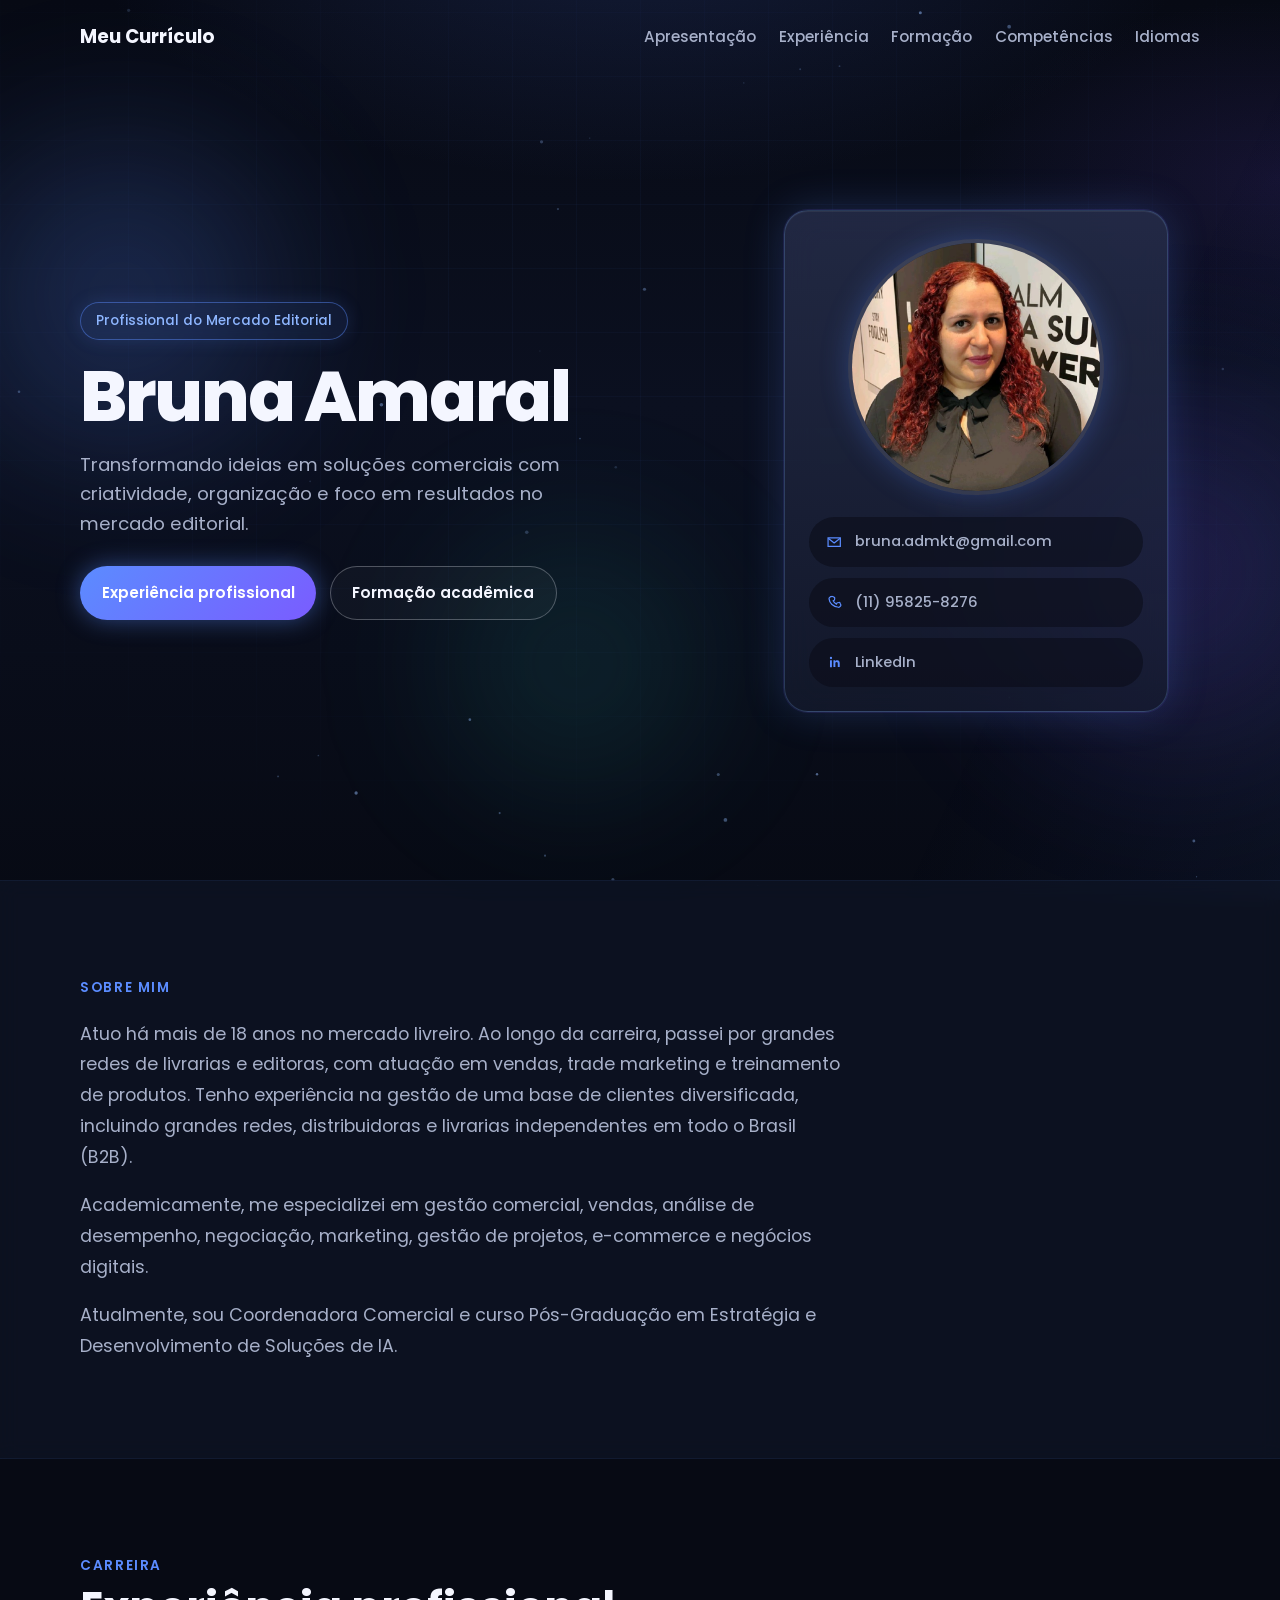
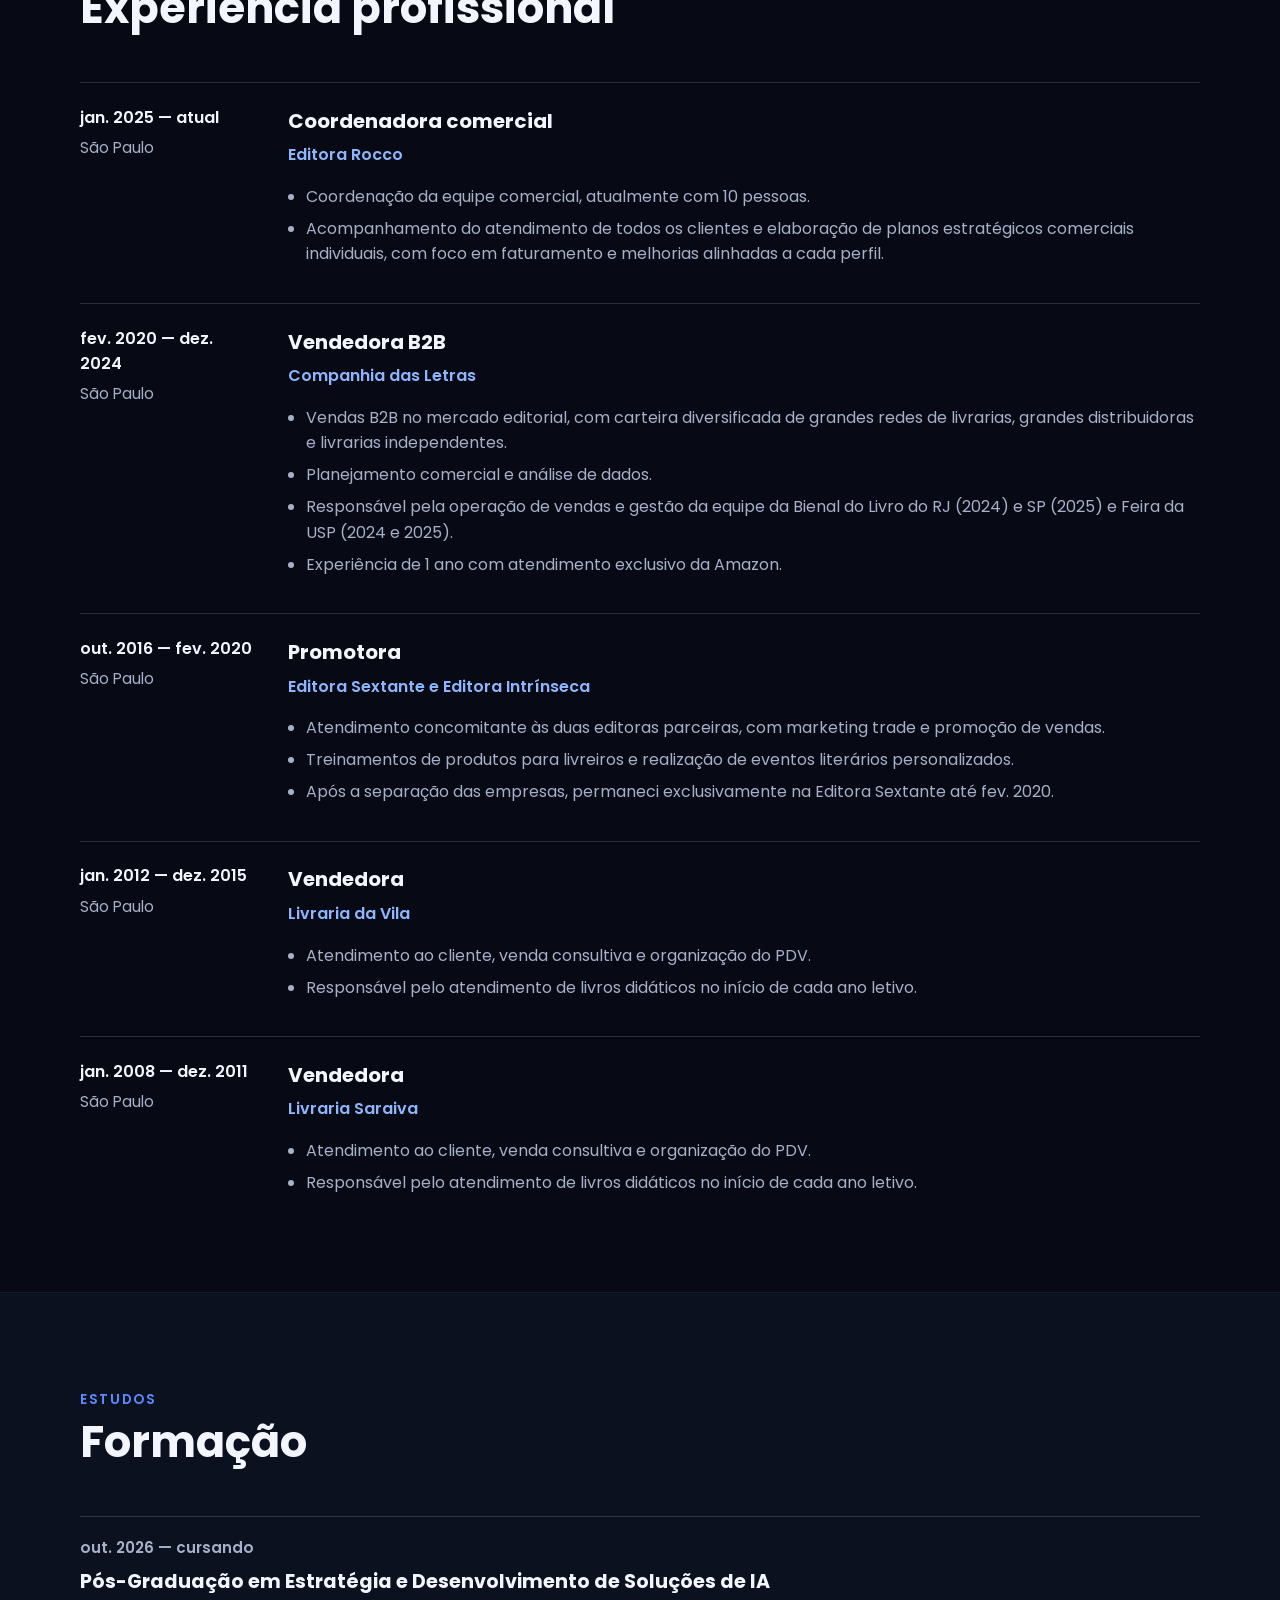
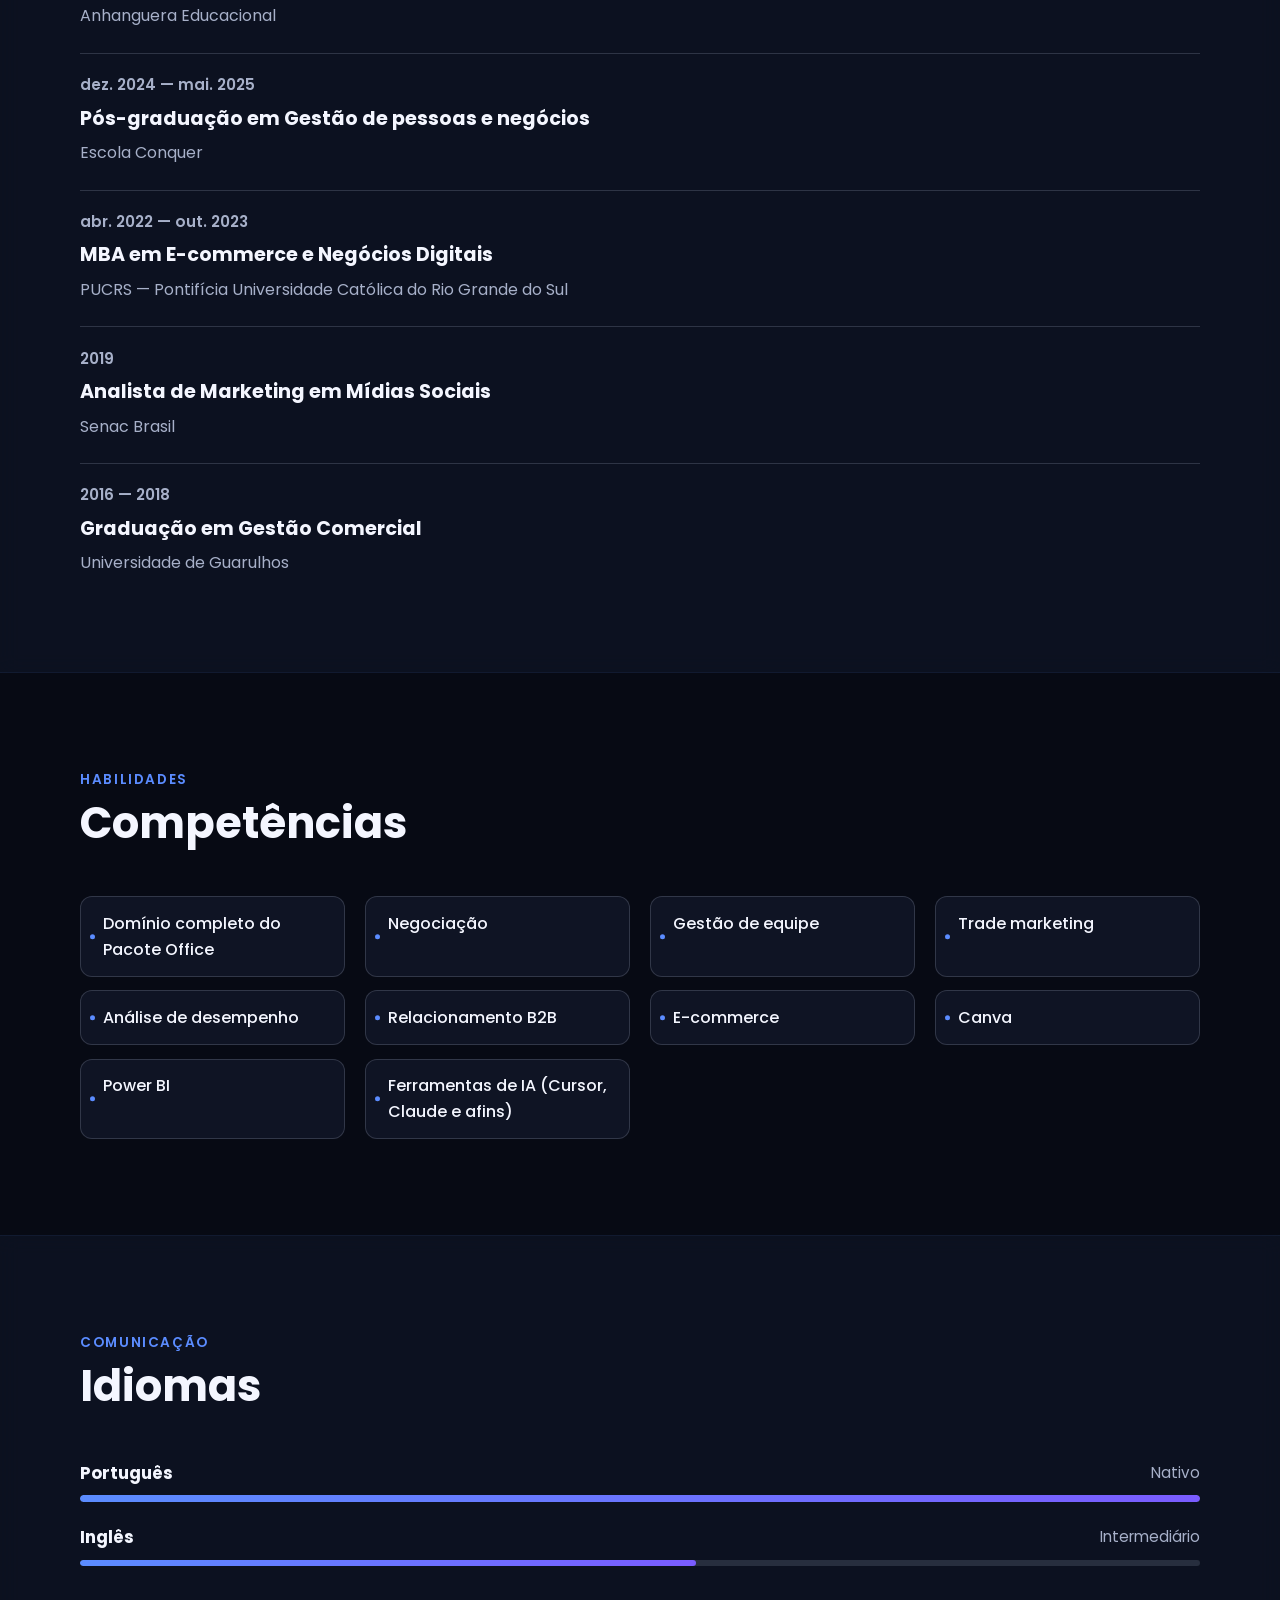
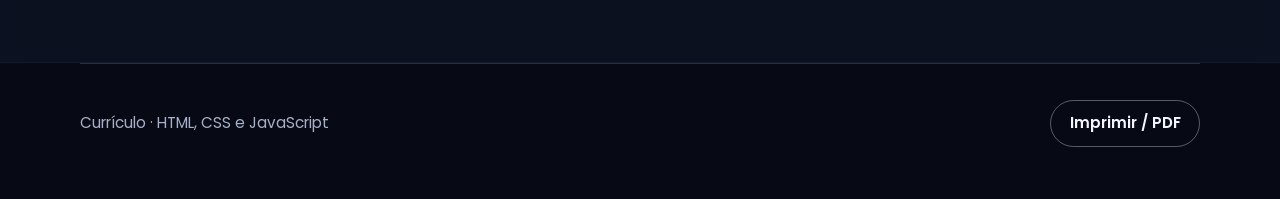
<file: index.html>
<!DOCTYPE html>
<html lang="pt-BR">
  <head>
    <meta charset="UTF-8" />
    <meta name="viewport" content="width=device-width, initial-scale=1.0" />
    <title>Bruna Amaral | Currículo</title>
    <link rel="preconnect" href="https://fonts.googleapis.com" />
    <link rel="preconnect" href="https://fonts.gstatic.com" crossorigin />
    <link
      href="https://fonts.googleapis.com/css2?family=Poppins:wght@400;500;600;700;800&display=swap"
      rel="stylesheet"
    />
    <link rel="stylesheet" href="styles.css" />
  </head>
  <body>
    <div class="bg-fx" aria-hidden="true">
      <div class="bg-fx__grid"></div>
      <div class="bg-fx__glow bg-fx__glow--a"></div>
      <div class="bg-fx__glow bg-fx__glow--b"></div>
      <div class="bg-fx__glow bg-fx__glow--c"></div>
      <div class="bg-fx__beam"></div>
      <canvas class="bg-fx__particles" id="bg-particles"></canvas>
    </div>

    <header class="topbar">
      <a class="topbar__brand" href="#inicio">Meu Currículo</a>
      <nav class="topbar__nav" aria-label="Seções">
        <a href="#apresentacao">Apresentação</a>
        <a href="#experiencia">Experiência</a>
        <a href="#formacao">Formação</a>
        <a href="#competencias">Competências</a>
        <a href="#idiomas">Idiomas</a>
      </nav>
    </header>

    <section class="hero" id="inicio">
      <div class="hero__intro">
        <p class="hero__badge">Profissional do Mercado Editorial</p>
        <h1 class="hero__name">Bruna Amaral</h1>
        <p class="hero__phrase">
          Transformando ideias em soluções comerciais com criatividade,
          organização e foco em resultados no mercado editorial.
        </p>
        <div class="hero__actions">
          <a class="btn btn--primary" href="#experiencia">Experiência profissional</a>
          <a class="btn btn--ghost" href="#formacao">Formação acadêmica</a>
        </div>
      </div>

      <aside class="profile-card">
        <div class="profile-card__photo">
          <img src="Foto perfil.png" alt="Foto de Bruna Amaral" />
        </div>
        <ul class="profile-card__contacts">
          <li>
            <a href="mailto:bruna.admkt@gmail.com">
              <span class="icon" aria-hidden="true">
                <svg viewBox="0 0 24 24" fill="none">
                  <path
                    d="M4 6.5h16v11H4v-11Z"
                    stroke="currentColor"
                    stroke-width="1.6"
                  />
                  <path
                    d="m5 7.5 7 5.5 7-5.5"
                    stroke="currentColor"
                    stroke-width="1.6"
                    stroke-linecap="round"
                    stroke-linejoin="round"
                  />
                </svg>
              </span>
              bruna.admkt@gmail.com
            </a>
          </li>
          <li>
            <a href="tel:+5511958258276">
              <span class="icon" aria-hidden="true">
                <svg viewBox="0 0 24 24" fill="none">
                  <path
                    d="M8.2 4.8c.4-.4 1-.5 1.5-.3l2.1.9c.6.2 1 .8.9 1.4l-.3 2a1.2 1.2 0 0 1-.7.9l-1.1.4a9.8 9.8 0 0 0 4.4 4.4l.4-1.1c.2-.4.5-.6.9-.7l2-.3c.6-.1 1.2.3 1.4.9l.9 2.1c.2.5.1 1.1-.3 1.5l-1.2 1.2c-.4.4-1 .6-1.6.5C10.8 18.2 5.8 13.2 5.3 7.6c-.1-.6.1-1.2.5-1.6l1.4-1.2Z"
                    stroke="currentColor"
                    stroke-width="1.6"
                    stroke-linejoin="round"
                  />
                </svg>
              </span>
              (11) 95825-8276
            </a>
          </li>
          <li>
            <a
              href="https://www.linkedin.com/in/bruna-amaral-admkt/"
              target="_blank"
              rel="noopener noreferrer"
            >
              <span class="icon" aria-hidden="true">
                <svg viewBox="0 0 24 24" fill="currentColor">
                  <path
                    d="M6.5 9.5H9v9H6.5v-9ZM7.8 5a1.5 1.5 0 1 1 0 3 1.5 1.5 0 0 1 0-3ZM11 9.5h2.4v1.2h.1c.3-.6 1.2-1.3 2.5-1.3 2.7 0 3.2 1.8 3.2 4.1v4.9H16.7v-4.4c0-1 0-2.4-1.5-2.4s-1.7 1.1-1.7 2.3v4.5H11v-9Z"
                  />
                </svg>
              </span>
              LinkedIn
            </a>
          </li>
        </ul>
      </aside>
    </section>

    <main>
      <section class="section section--alt" id="apresentacao" data-reveal>
        <div class="section__inner">
          <p class="section__label">Sobre mim</p>
          <div class="about">
            <p>
              Atuo há mais de 18 anos no mercado livreiro. Ao longo da carreira,
              passei por grandes redes de livrarias e editoras, com atuação em
              vendas, trade marketing e treinamento de produtos. Tenho experiência
              na gestão de uma base de clientes diversificada, incluindo grandes
              redes, distribuidoras e livrarias independentes em todo o Brasil (B2B).
            </p>
            <p>
              Academicamente, me especializei em gestão comercial, vendas, análise
              de desempenho, negociação, marketing, gestão de projetos, e-commerce
              e negócios digitais.
            </p>
            <p>
              Atualmente, sou Coordenadora Comercial e curso Pós-Graduação em
              Estratégia e Desenvolvimento de Soluções de IA.
            </p>
          </div>
        </div>
      </section>

      <section class="section" id="experiencia" data-reveal>
        <div class="section__inner">
          <p class="section__label">Carreira</p>
          <h2 class="section__title">Experiência profissional</h2>

          <div class="timeline">
            <article class="job">
              <div class="job__meta">
                <time datetime="2025-01">jan. 2025 — atual</time>
                <p>São Paulo</p>
              </div>
              <div class="job__body">
                <h3>Coordenadora comercial</h3>
                <p class="job__company">Editora Rocco</p>
                <ul>
                  <li>Coordenação da equipe comercial, atualmente com 10 pessoas.</li>
                  <li>Acompanhamento do atendimento de todos os clientes e elaboração de planos estratégicos comerciais individuais, com foco em faturamento e melhorias alinhadas a cada perfil.</li>
                </ul>
              </div>
            </article>

            <article class="job">
              <div class="job__meta">
                <time datetime="2020-02">fev. 2020 — dez. 2024</time>
                <p>São Paulo</p>
              </div>
              <div class="job__body">
                <h3>Vendedora B2B</h3>
                <p class="job__company">Companhia das Letras</p>
                <ul>
                  <li>Vendas B2B no mercado editorial, com carteira diversificada de grandes redes de livrarias, grandes distribuidoras e livrarias independentes.</li>
                  <li>Planejamento comercial e análise de dados.</li>
                  <li>Responsável pela operação de vendas e gestão da equipe da Bienal do Livro do RJ (2024) e SP (2025) e Feira da USP (2024 e 2025).</li>
                  <li>Experiência de 1 ano com atendimento exclusivo da Amazon.</li>
                </ul>
              </div>
            </article>

            <article class="job">
              <div class="job__meta">
                <time datetime="2016-10">out. 2016 — fev. 2020</time>
                <p>São Paulo</p>
              </div>
              <div class="job__body">
                <h3>Promotora</h3>
                <p class="job__company">Editora Sextante e Editora Intrínseca</p>
                <ul>
                  <li>Atendimento concomitante às duas editoras parceiras, com marketing trade e promoção de vendas.</li>
                  <li>Treinamentos de produtos para livreiros e realização de eventos literários personalizados.</li>
                  <li>Após a separação das empresas, permaneci exclusivamente na Editora Sextante até fev. 2020.</li>
                </ul>
              </div>
            </article>

            <article class="job">
              <div class="job__meta">
                <time datetime="2012-01">jan. 2012 — dez. 2015</time>
                <p>São Paulo</p>
              </div>
              <div class="job__body">
                <h3>Vendedora</h3>
                <p class="job__company">Livraria da Vila</p>
                <ul>
                  <li>Atendimento ao cliente, venda consultiva e organização do PDV.</li>
                  <li>Responsável pelo atendimento de livros didáticos no início de cada ano letivo.</li>
                </ul>
              </div>
            </article>

            <article class="job">
              <div class="job__meta">
                <time datetime="2008-01">jan. 2008 — dez. 2011</time>
                <p>São Paulo</p>
              </div>
              <div class="job__body">
                <h3>Vendedora</h3>
                <p class="job__company">Livraria Saraiva</p>
                <ul>
                  <li>Atendimento ao cliente, venda consultiva e organização do PDV.</li>
                  <li>Responsável pelo atendimento de livros didáticos no início de cada ano letivo.</li>
                </ul>
              </div>
            </article>
          </div>
        </div>
      </section>

      <section class="section section--alt" id="formacao" data-reveal>
        <div class="section__inner">
          <p class="section__label">Estudos</p>
          <h2 class="section__title">Formação</h2>

          <div class="education">
            <article class="edu">
              <time datetime="2026-10">out. 2026 — cursando</time>
              <h3>Pós-Graduação em Estratégia e Desenvolvimento de Soluções de IA</h3>
              <p>Anhanguera Educacional</p>
            </article>

            <article class="edu">
              <time datetime="2024-12">dez. 2024 — mai. 2025</time>
              <h3>Pós-graduação em Gestão de pessoas e negócios</h3>
              <p>Escola Conquer</p>
            </article>

            <article class="edu">
              <time datetime="2022-04">abr. 2022 — out. 2023</time>
              <h3>MBA em E-commerce e Negócios Digitais</h3>
              <p>PUCRS — Pontifícia Universidade Católica do Rio Grande do Sul</p>
            </article>

            <article class="edu">
              <time datetime="2019">2019</time>
              <h3>Analista de Marketing em Mídias Sociais</h3>
              <p>Senac Brasil</p>
            </article>

            <article class="edu">
              <time datetime="2016">2016 — 2018</time>
              <h3>Graduação em Gestão Comercial</h3>
              <p>Universidade de Guarulhos</p>
            </article>
          </div>
        </div>
      </section>

      <section class="section" id="competencias" data-reveal>
        <div class="section__inner">
          <p class="section__label">Habilidades</p>
          <h2 class="section__title">Competências</h2>

          <ul class="skills">
            <li>Domínio completo do Pacote Office</li>
            <li>Negociação</li>
            <li>Gestão de equipe</li>
            <li>Trade marketing</li>
            <li>Análise de desempenho</li>
            <li>Relacionamento B2B</li>
            <li>E-commerce</li>
            <li>Canva</li>
            <li>Power BI</li>
            <li>Ferramentas de IA (Cursor, Claude e afins)</li>
          </ul>
        </div>
      </section>

      <section class="section section--alt" id="idiomas" data-reveal>
        <div class="section__inner">
          <p class="section__label">Comunicação</p>
          <h2 class="section__title">Idiomas</h2>

          <ul class="languages">
            <li>
              <span class="languages__name">Português</span>
              <span class="languages__level">Nativo</span>
              <div class="languages__bar" style="--level: 100%"></div>
            </li>
            <li>
              <span class="languages__name">Inglês</span>
              <span class="languages__level">Intermediário</span>
              <div class="languages__bar" style="--level: 55%"></div>
            </li>
          </ul>
        </div>
      </section>
    </main>

    <footer class="footer">
      <p>Currículo · HTML, CSS e JavaScript</p>
      <button type="button" class="footer__print" id="print-cv">
        Imprimir / PDF
      </button>
    </footer>

    <script src="script.js"></script>
  </body>
</html>
</file>
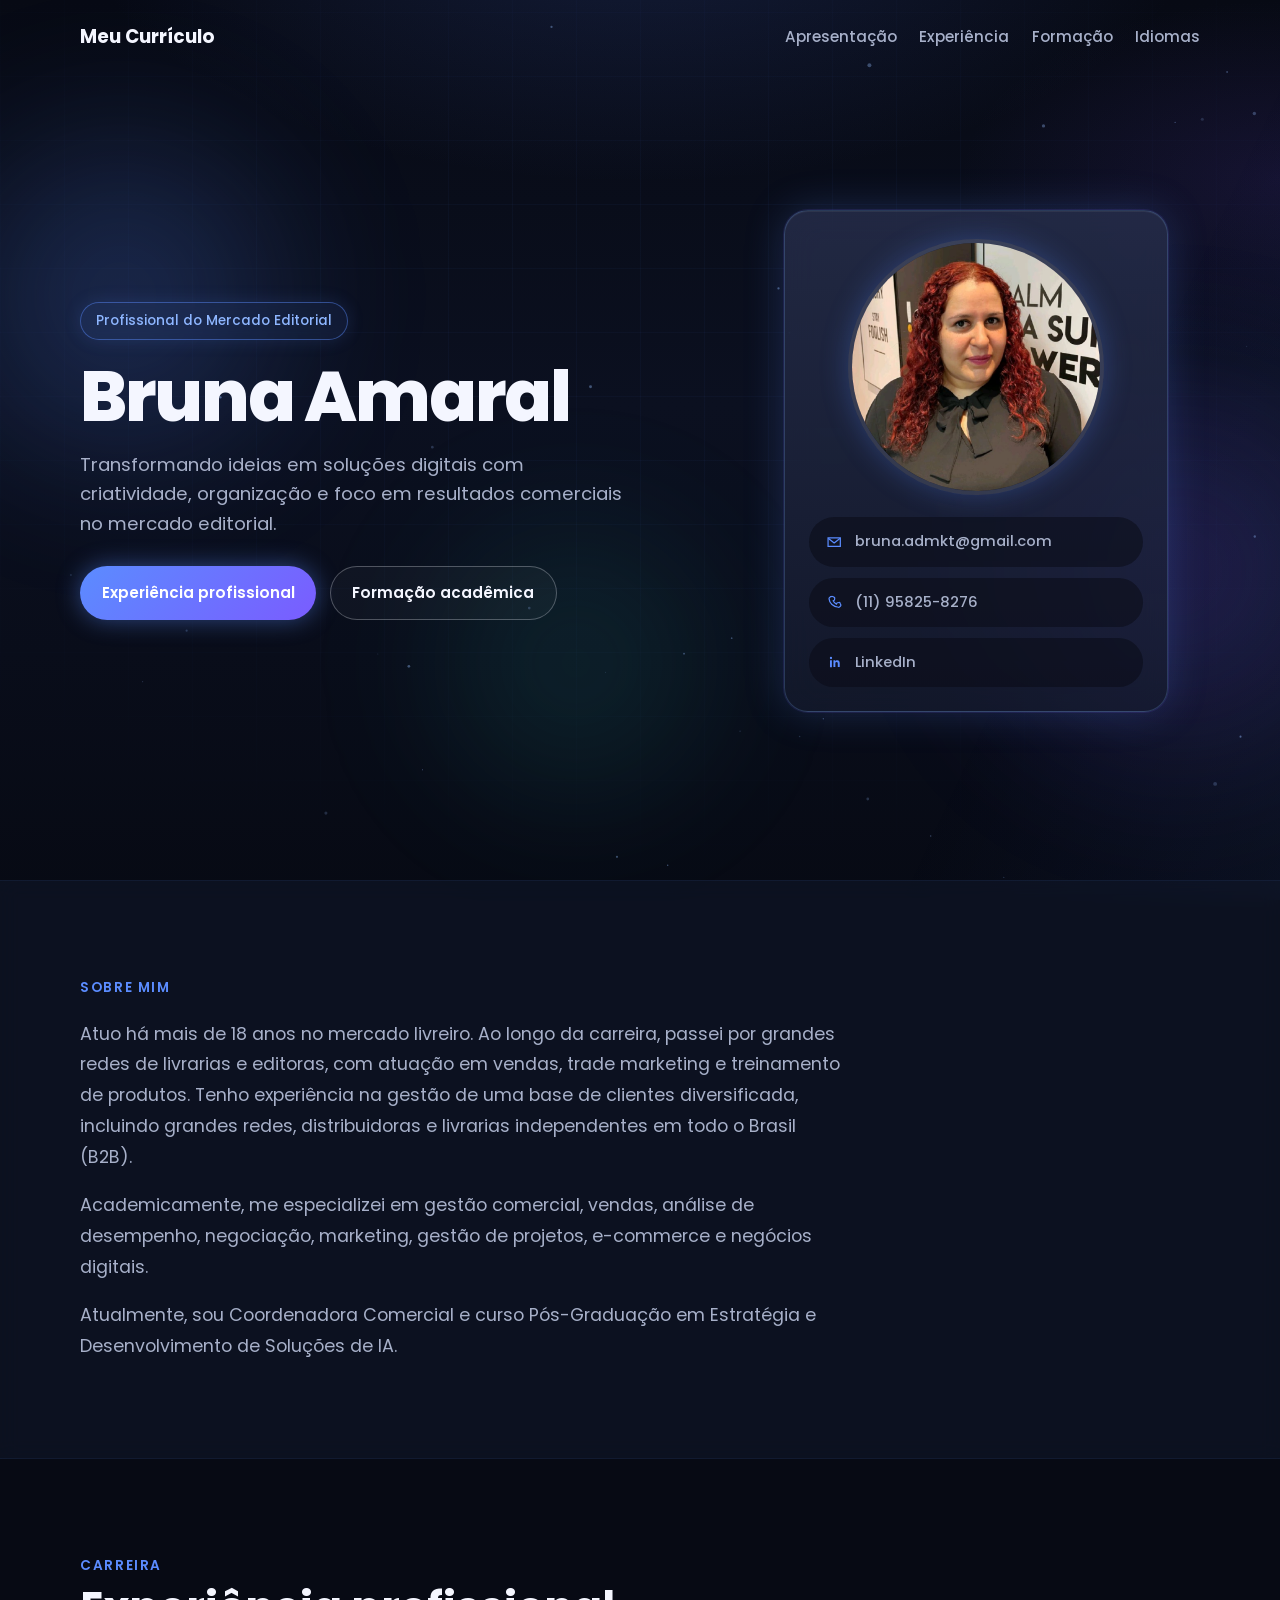
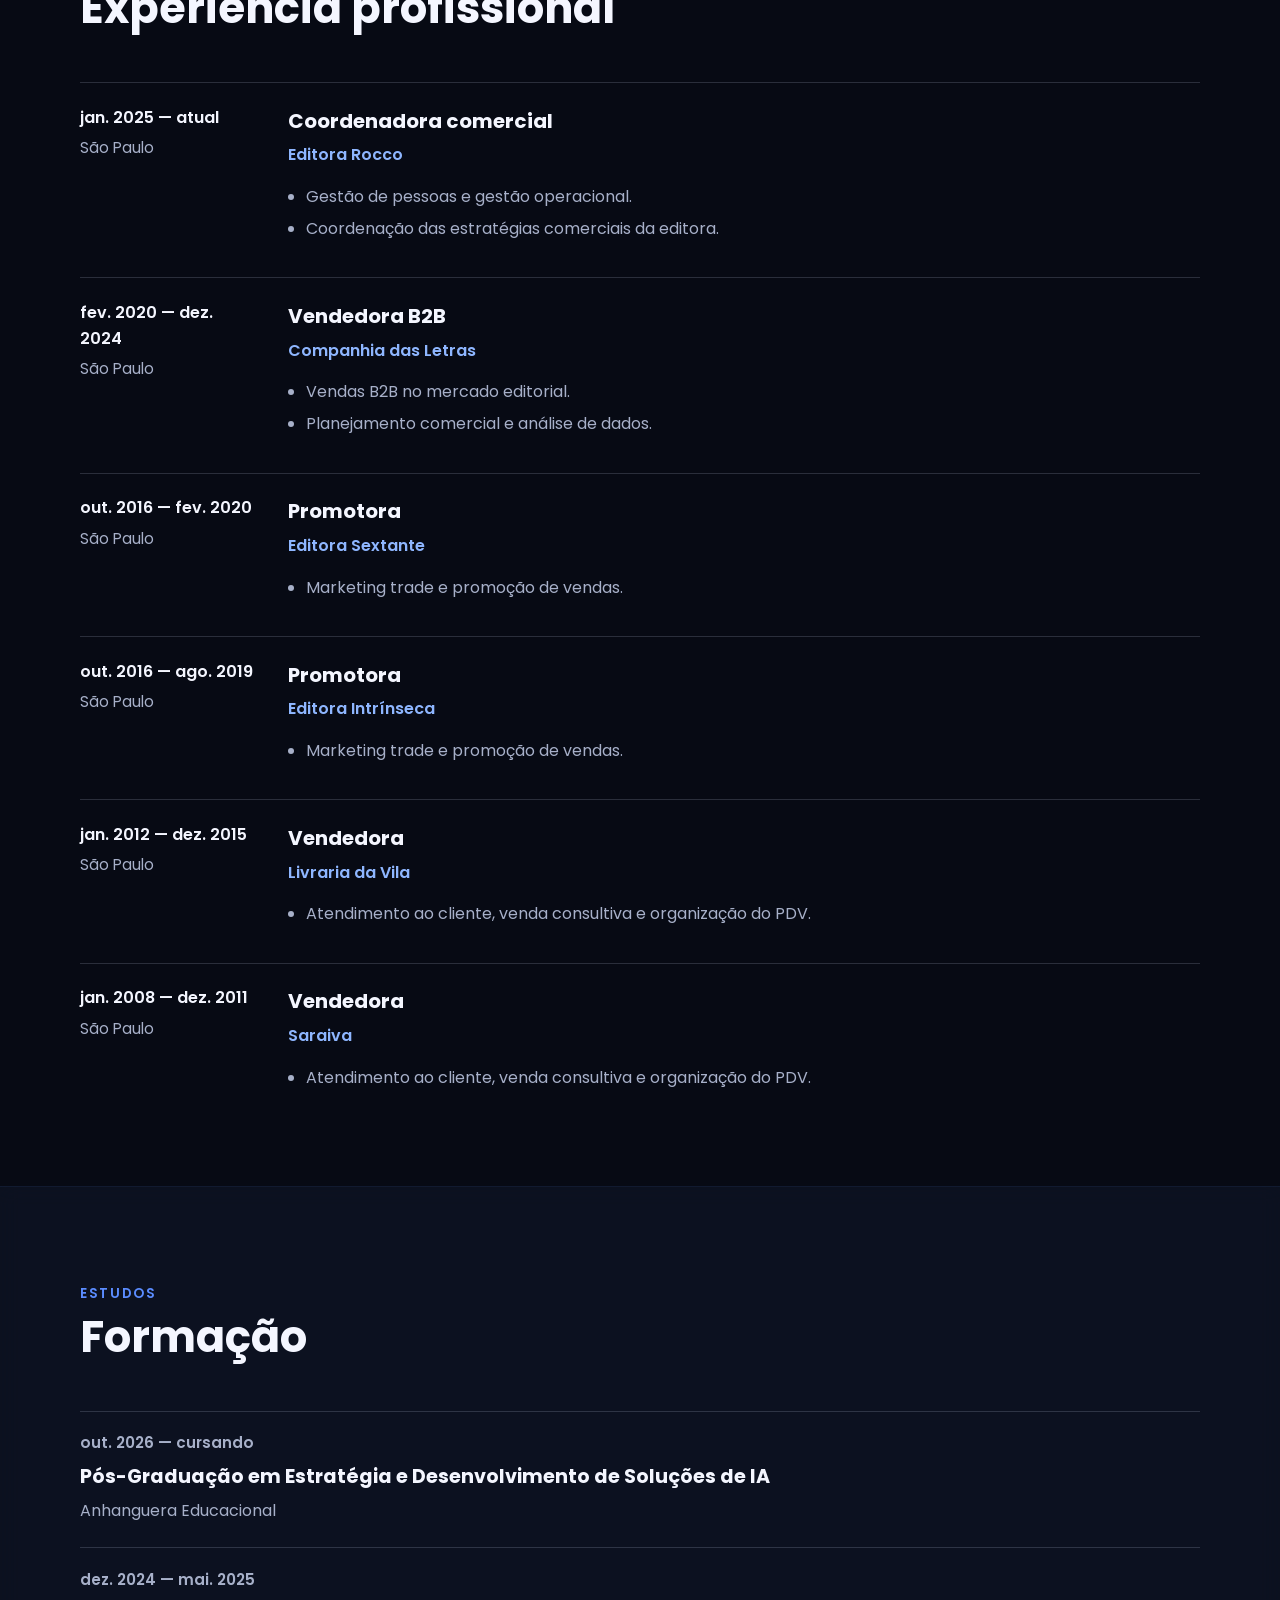
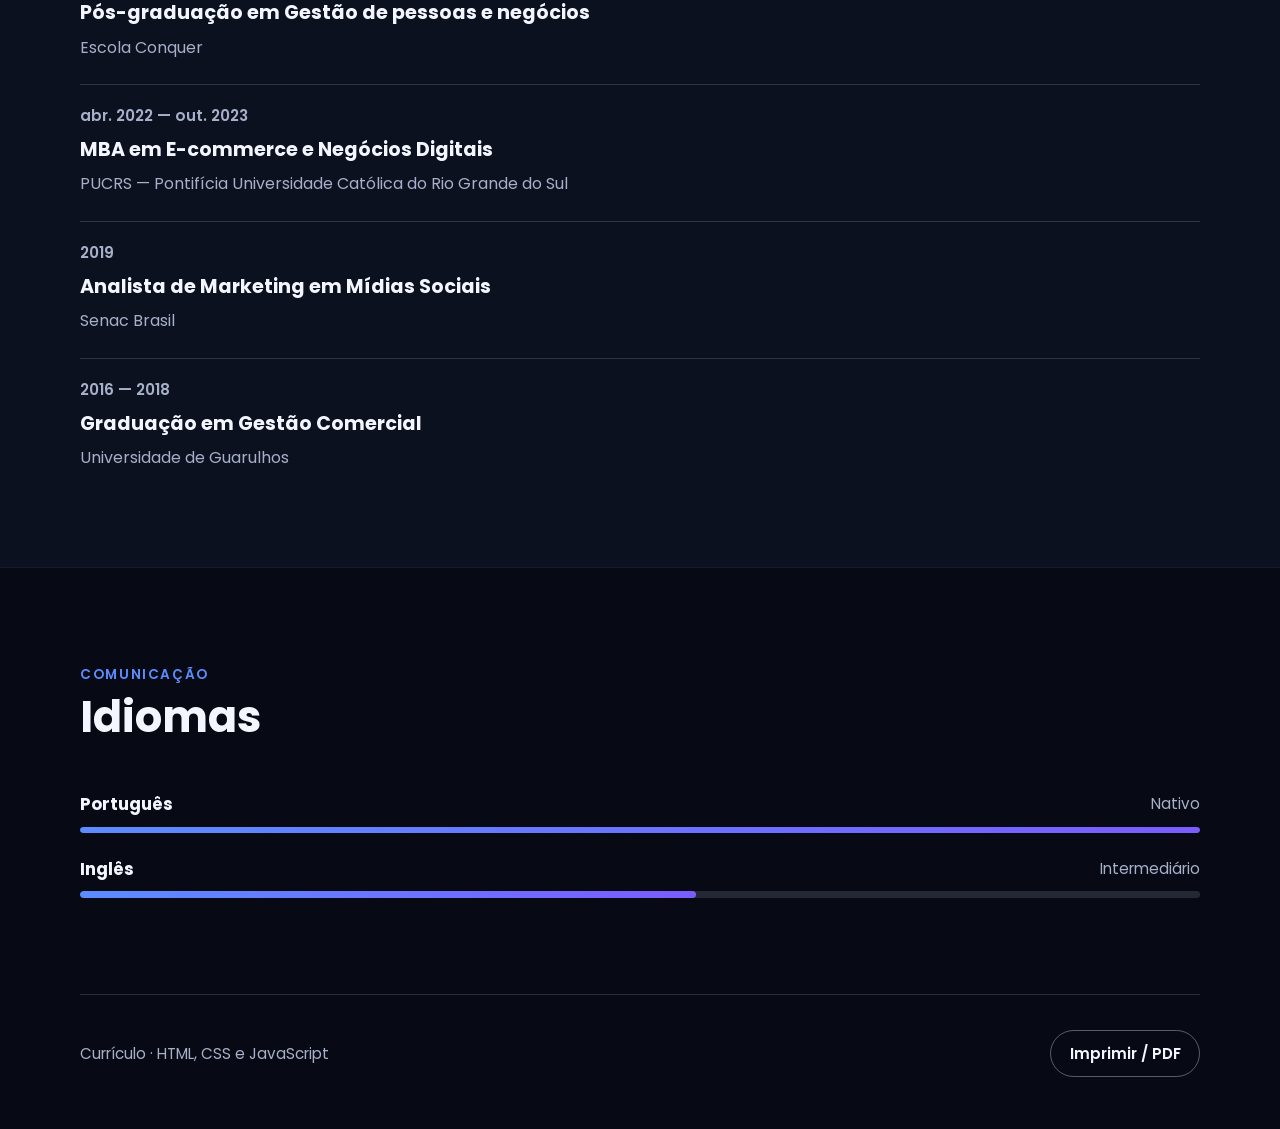
<file: versão 2/index.html>
<!DOCTYPE html>
<html lang="pt-BR">
  <head>
    <meta charset="UTF-8" />
    <meta name="viewport" content="width=device-width, initial-scale=1.0" />
    <title>Bruna Amaral | Currículo</title>
    <link rel="preconnect" href="https://fonts.googleapis.com" />
    <link rel="preconnect" href="https://fonts.gstatic.com" crossorigin />
    <link
      href="https://fonts.googleapis.com/css2?family=Poppins:wght@400;500;600;700;800&display=swap"
      rel="stylesheet"
    />
    <link rel="stylesheet" href="styles.css" />
  </head>
  <body>
    <div class="bg-fx" aria-hidden="true">
      <div class="bg-fx__grid"></div>
      <div class="bg-fx__glow bg-fx__glow--a"></div>
      <div class="bg-fx__glow bg-fx__glow--b"></div>
      <div class="bg-fx__glow bg-fx__glow--c"></div>
      <div class="bg-fx__beam"></div>
      <canvas class="bg-fx__particles" id="bg-particles"></canvas>
    </div>

    <header class="topbar">
      <a class="topbar__brand" href="#inicio">Meu Currículo</a>
      <nav class="topbar__nav" aria-label="Seções">
        <a href="#apresentacao">Apresentação</a>
        <a href="#experiencia">Experiência</a>
        <a href="#formacao">Formação</a>
        <a href="#idiomas">Idiomas</a>
      </nav>
    </header>

    <section class="hero" id="inicio">
      <div class="hero__intro">
        <p class="hero__badge">Profissional do Mercado Editorial</p>
        <h1 class="hero__name">Bruna Amaral</h1>
        <p class="hero__phrase">
          Transformando ideias em soluções digitais com criatividade,
          organização e foco em resultados comerciais no mercado editorial.
        </p>
        <div class="hero__actions">
          <a class="btn btn--primary" href="#experiencia">Experiência profissional</a>
          <a class="btn btn--ghost" href="#formacao">Formação acadêmica</a>
        </div>
      </div>

      <aside class="profile-card">
        <div class="profile-card__photo">
          <img src="Foto perfil.png" alt="Foto de Bruna Amaral" />
        </div>
        <ul class="profile-card__contacts">
          <li>
            <a href="mailto:bruna.admkt@gmail.com">
              <span class="icon" aria-hidden="true">
                <svg viewBox="0 0 24 24" fill="none">
                  <path
                    d="M4 6.5h16v11H4v-11Z"
                    stroke="currentColor"
                    stroke-width="1.6"
                  />
                  <path
                    d="m5 7.5 7 5.5 7-5.5"
                    stroke="currentColor"
                    stroke-width="1.6"
                    stroke-linecap="round"
                    stroke-linejoin="round"
                  />
                </svg>
              </span>
              bruna.admkt@gmail.com
            </a>
          </li>
          <li>
            <a href="tel:+5511958258276">
              <span class="icon" aria-hidden="true">
                <svg viewBox="0 0 24 24" fill="none">
                  <path
                    d="M8.2 4.8c.4-.4 1-.5 1.5-.3l2.1.9c.6.2 1 .8.9 1.4l-.3 2a1.2 1.2 0 0 1-.7.9l-1.1.4a9.8 9.8 0 0 0 4.4 4.4l.4-1.1c.2-.4.5-.6.9-.7l2-.3c.6-.1 1.2.3 1.4.9l.9 2.1c.2.5.1 1.1-.3 1.5l-1.2 1.2c-.4.4-1 .6-1.6.5C10.8 18.2 5.8 13.2 5.3 7.6c-.1-.6.1-1.2.5-1.6l1.4-1.2Z"
                    stroke="currentColor"
                    stroke-width="1.6"
                    stroke-linejoin="round"
                  />
                </svg>
              </span>
              (11) 95825-8276
            </a>
          </li>
          <li>
            <a
              href="https://www.linkedin.com/in/bruna-amaral-admkt/"
              target="_blank"
              rel="noopener noreferrer"
            >
              <span class="icon" aria-hidden="true">
                <svg viewBox="0 0 24 24" fill="currentColor">
                  <path
                    d="M6.5 9.5H9v9H6.5v-9ZM7.8 5a1.5 1.5 0 1 1 0 3 1.5 1.5 0 0 1 0-3ZM11 9.5h2.4v1.2h.1c.3-.6 1.2-1.3 2.5-1.3 2.7 0 3.2 1.8 3.2 4.1v4.9H16.7v-4.4c0-1 0-2.4-1.5-2.4s-1.7 1.1-1.7 2.3v4.5H11v-9Z"
                  />
                </svg>
              </span>
              LinkedIn
            </a>
          </li>
        </ul>
      </aside>
    </section>

    <main>
      <section class="section section--alt" id="apresentacao" data-reveal>
        <div class="section__inner">
          <p class="section__label">Sobre mim</p>
          <div class="about">
            <p>
              Atuo há mais de 18 anos no mercado livreiro. Ao longo da carreira,
              passei por grandes redes de livrarias e editoras, com atuação em
              vendas, trade marketing e treinamento de produtos. Tenho experiência
              na gestão de uma base de clientes diversificada, incluindo grandes
              redes, distribuidoras e livrarias independentes em todo o Brasil (B2B).
            </p>
            <p>
              Academicamente, me especializei em gestão comercial, vendas, análise
              de desempenho, negociação, marketing, gestão de projetos, e-commerce
              e negócios digitais.
            </p>
            <p>
              Atualmente, sou Coordenadora Comercial e curso Pós-Graduação em
              Estratégia e Desenvolvimento de Soluções de IA.
            </p>
          </div>
        </div>
      </section>

      <section class="section" id="experiencia" data-reveal>
        <div class="section__inner">
          <p class="section__label">Carreira</p>
          <h2 class="section__title">Experiência profissional</h2>

          <div class="timeline">
            <article class="job">
              <div class="job__meta">
                <time datetime="2025-01">jan. 2025 — atual</time>
                <p>São Paulo</p>
              </div>
              <div class="job__body">
                <h3>Coordenadora comercial</h3>
                <p class="job__company">Editora Rocco</p>
                <ul>
                  <li>Gestão de pessoas e gestão operacional.</li>
                  <li>Coordenação das estratégias comerciais da editora.</li>
                </ul>
              </div>
            </article>

            <article class="job">
              <div class="job__meta">
                <time datetime="2020-02">fev. 2020 — dez. 2024</time>
                <p>São Paulo</p>
              </div>
              <div class="job__body">
                <h3>Vendedora B2B</h3>
                <p class="job__company">Companhia das Letras</p>
                <ul>
                  <li>Vendas B2B no mercado editorial.</li>
                  <li>Planejamento comercial e análise de dados.</li>
                </ul>
              </div>
            </article>

            <article class="job">
              <div class="job__meta">
                <time datetime="2016-10">out. 2016 — fev. 2020</time>
                <p>São Paulo</p>
              </div>
              <div class="job__body">
                <h3>Promotora</h3>
                <p class="job__company">Editora Sextante</p>
                <ul>
                  <li>Marketing trade e promoção de vendas.</li>
                </ul>
              </div>
            </article>

            <article class="job">
              <div class="job__meta">
                <time datetime="2016-10">out. 2016 — ago. 2019</time>
                <p>São Paulo</p>
              </div>
              <div class="job__body">
                <h3>Promotora</h3>
                <p class="job__company">Editora Intrínseca</p>
                <ul>
                  <li>Marketing trade e promoção de vendas.</li>
                </ul>
              </div>
            </article>

            <article class="job">
              <div class="job__meta">
                <time datetime="2012-01">jan. 2012 — dez. 2015</time>
                <p>São Paulo</p>
              </div>
              <div class="job__body">
                <h3>Vendedora</h3>
                <p class="job__company">Livraria da Vila</p>
                <ul>
                  <li>Atendimento ao cliente, venda consultiva e organização do PDV.</li>
                </ul>
              </div>
            </article>

            <article class="job">
              <div class="job__meta">
                <time datetime="2008-01">jan. 2008 — dez. 2011</time>
                <p>São Paulo</p>
              </div>
              <div class="job__body">
                <h3>Vendedora</h3>
                <p class="job__company">Saraiva</p>
                <ul>
                  <li>Atendimento ao cliente, venda consultiva e organização do PDV.</li>
                </ul>
              </div>
            </article>
          </div>
        </div>
      </section>

      <section class="section section--alt" id="formacao" data-reveal>
        <div class="section__inner">
          <p class="section__label">Estudos</p>
          <h2 class="section__title">Formação</h2>

          <div class="education">
            <article class="edu">
              <time datetime="2026-10">out. 2026 — cursando</time>
              <h3>Pós-Graduação em Estratégia e Desenvolvimento de Soluções de IA</h3>
              <p>Anhanguera Educacional</p>
            </article>

            <article class="edu">
              <time datetime="2024-12">dez. 2024 — mai. 2025</time>
              <h3>Pós-graduação em Gestão de pessoas e negócios</h3>
              <p>Escola Conquer</p>
            </article>

            <article class="edu">
              <time datetime="2022-04">abr. 2022 — out. 2023</time>
              <h3>MBA em E-commerce e Negócios Digitais</h3>
              <p>PUCRS — Pontifícia Universidade Católica do Rio Grande do Sul</p>
            </article>

            <article class="edu">
              <time datetime="2019">2019</time>
              <h3>Analista de Marketing em Mídias Sociais</h3>
              <p>Senac Brasil</p>
            </article>

            <article class="edu">
              <time datetime="2016">2016 — 2018</time>
              <h3>Graduação em Gestão Comercial</h3>
              <p>Universidade de Guarulhos</p>
            </article>
          </div>
        </div>
      </section>

      <section class="section" id="idiomas" data-reveal>
        <div class="section__inner">
          <p class="section__label">Comunicação</p>
          <h2 class="section__title">Idiomas</h2>

          <ul class="languages">
            <li>
              <span class="languages__name">Português</span>
              <span class="languages__level">Nativo</span>
              <div class="languages__bar" style="--level: 100%"></div>
            </li>
            <li>
              <span class="languages__name">Inglês</span>
              <span class="languages__level">Intermediário</span>
              <div class="languages__bar" style="--level: 55%"></div>
            </li>
          </ul>
        </div>
      </section>
    </main>

    <footer class="footer">
      <p>Currículo · HTML, CSS e JavaScript</p>
      <button type="button" class="footer__print" id="print-cv">
        Imprimir / PDF
      </button>
    </footer>

    <script src="script.js"></script>
  </body>
</html>
</file>
<file: styles.css>
:root {
  --bg: #070a14;
  --bg-soft: rgba(18, 24, 42, 0.55);
  --card: #1c2238;
  --card-soft: #242b44;
  --text: #f4f6ff;
  --muted: #a7b0c9;
  --line: rgba(167, 176, 201, 0.22);
  --accent: #5b8cff;
  --accent-2: #7a5cff;
  --accent-3: #36e0d0;
  --glow: rgba(91, 140, 255, 0.45);
  --font: "Poppins", sans-serif;
  --space: clamp(1.25rem, 3vw, 2.5rem);
  --max: 70rem;
}

*,
*::before,
*::after {
  box-sizing: border-box;
}

html {
  scroll-behavior: smooth;
}

body {
  margin: 0;
  position: relative;
  isolation: isolate;
  font-family: var(--font);
  color: var(--text);
  background: var(--bg);
  line-height: 1.6;
  overflow-x: hidden;
}

/* —— Futuristic background —— */
.bg-fx {
  position: fixed;
  inset: 0;
  z-index: -1;
  pointer-events: none;
  overflow: hidden;
  background:
    radial-gradient(ellipse 80% 55% at 50% -10%, rgba(55, 80, 160, 0.28), transparent 55%),
    radial-gradient(ellipse 50% 40% at 100% 20%, rgba(80, 50, 160, 0.18), transparent 50%),
    linear-gradient(180deg, #070a14 0%, #0b1020 45%, #070a14 100%);
}

.bg-fx__grid {
  position: absolute;
  inset: -20%;
  background-image:
    linear-gradient(rgba(91, 140, 255, 0.07) 1px, transparent 1px),
    linear-gradient(90deg, rgba(91, 140, 255, 0.07) 1px, transparent 1px);
  background-size: 64px 64px;
  mask-image: radial-gradient(ellipse 70% 60% at 50% 40%, #000 20%, transparent 75%);
  animation: grid-drift 42s linear infinite;
  opacity: 0.55;
}

.bg-fx__glow {
  position: absolute;
  border-radius: 50%;
  filter: blur(70px);
  opacity: 0.55;
  will-change: transform;
}

.bg-fx__glow--a {
  width: min(42vw, 28rem);
  height: min(42vw, 28rem);
  top: 8%;
  left: -8%;
  background: radial-gradient(circle, rgba(91, 140, 255, 0.55), transparent 70%);
  animation: orb-a 22s ease-in-out infinite;
}

.bg-fx__glow--b {
  width: min(48vw, 32rem);
  height: min(48vw, 32rem);
  top: 35%;
  right: -12%;
  background: radial-gradient(circle, rgba(122, 92, 255, 0.45), transparent 70%);
  animation: orb-b 28s ease-in-out infinite;
}

.bg-fx__glow--c {
  width: min(36vw, 24rem);
  height: min(36vw, 24rem);
  bottom: 5%;
  left: 30%;
  background: radial-gradient(circle, rgba(54, 224, 208, 0.28), transparent 70%);
  animation: orb-c 24s ease-in-out infinite;
}

.bg-fx__beam {
  position: absolute;
  inset: 0;
  background: linear-gradient(
    115deg,
    transparent 35%,
    rgba(91, 140, 255, 0.07) 48%,
    transparent 58%
  );
  background-size: 220% 220%;
  animation: beam-sweep 16s ease-in-out infinite;
}

.bg-fx__particles {
  position: absolute;
  inset: 0;
  width: 100%;
  height: 100%;
}

@keyframes grid-drift {
  from {
    transform: translate3d(0, 0, 0);
  }
  to {
    transform: translate3d(64px, 64px, 0);
  }
}

@keyframes orb-a {
  0%,
  100% {
    transform: translate3d(0, 0, 0) scale(1);
  }
  50% {
    transform: translate3d(8vw, 10vh, 0) scale(1.12);
  }
}

@keyframes orb-b {
  0%,
  100% {
    transform: translate3d(0, 0, 0) scale(1);
  }
  50% {
    transform: translate3d(-6vw, -8vh, 0) scale(1.08);
  }
}

@keyframes orb-c {
  0%,
  100% {
    transform: translate3d(0, 0, 0);
  }
  50% {
    transform: translate3d(5vw, -6vh, 0);
  }
}

@keyframes beam-sweep {
  0%,
  100% {
    background-position: 0% 50%;
    opacity: 0.35;
  }
  50% {
    background-position: 100% 50%;
    opacity: 0.7;
  }
}

@media (prefers-reduced-motion: reduce) {
  .bg-fx__grid,
  .bg-fx__glow,
  .bg-fx__beam {
    animation: none;
  }
}

img {
  display: block;
  max-width: 100%;
}

a {
  color: inherit;
  text-decoration: none;
}

/* —— Top bar —— */
.topbar {
  position: relative;
  z-index: 2;
  width: min(100% - 2 * var(--space), var(--max));
  margin: 0 auto;
  padding: 1.4rem 0 0.5rem;
  display: flex;
  align-items: center;
  justify-content: space-between;
  gap: 1rem;
}

.topbar__brand {
  font-weight: 700;
  font-size: 1.15rem;
}

.topbar__nav {
  display: flex;
  flex-wrap: wrap;
  gap: 0.85rem 1.4rem;
  color: var(--muted);
  font-size: 0.95rem;
  font-weight: 500;
}

.topbar__nav a:hover {
  color: var(--text);
}

/* —— Hero —— */
.hero {
  width: min(100% - 2 * var(--space), var(--max));
  margin: 0 auto;
  min-height: calc(100svh - 5rem);
  display: grid;
  align-items: center;
  gap: clamp(2rem, 5vw, 4rem);
  padding: clamp(2rem, 6vh, 4rem) 0 clamp(3rem, 8vh, 5rem);
}

@media (min-width: 900px) {
  .hero {
    grid-template-columns: 1.15fr 0.85fr;
  }
}

.hero__badge {
  display: inline-flex;
  margin: 0 0 1.25rem;
  padding: 0.45rem 0.95rem;
  border: 1px solid rgba(91, 140, 255, 0.45);
  border-radius: 999px;
  color: #8eb6ff;
  font-size: 0.85rem;
  font-weight: 500;
  background: rgba(91, 140, 255, 0.08);
  box-shadow: 0 0 18px rgba(91, 140, 255, 0.15);
  backdrop-filter: blur(8px);
}

.hero__name {
  margin: 0 0 1rem;
  font-size: clamp(2.6rem, 6vw, 4.4rem);
  font-weight: 800;
  line-height: 1.05;
  letter-spacing: -0.03em;
}

.hero__phrase {
  margin: 0 0 1.75rem;
  max-width: 34rem;
  color: var(--muted);
  font-size: clamp(1rem, 1.6vw, 1.15rem);
}

.hero__actions {
  display: flex;
  flex-wrap: wrap;
  gap: 0.85rem;
}

.btn {
  display: inline-flex;
  align-items: center;
  justify-content: center;
  padding: 0.85rem 1.35rem;
  border-radius: 999px;
  font-weight: 600;
  font-size: 0.95rem;
  transition: transform 0.2s ease, box-shadow 0.2s ease, background 0.2s ease;
}

.btn--primary {
  color: #fff;
  background: linear-gradient(135deg, var(--accent), var(--accent-2));
  box-shadow: 0 0 24px var(--glow);
}

.btn--primary:hover {
  transform: translateY(-2px);
  box-shadow: 0 0 32px rgba(91, 140, 255, 0.65);
}

.btn--ghost {
  border: 1px solid rgba(244, 246, 255, 0.28);
  background: rgba(255, 255, 255, 0.03);
  color: var(--text);
}

.btn--ghost:hover {
  background: rgba(255, 255, 255, 0.08);
}

/* —— Profile card —— */
.profile-card {
  justify-self: center;
  width: min(100%, 24rem);
  padding: 1.75rem 1.5rem 1.5rem;
  border-radius: 1.5rem;
  background: linear-gradient(
    180deg,
    rgba(40, 48, 78, 0.78),
    rgba(22, 28, 48, 0.72)
  );
  border: 1px solid rgba(122, 180, 255, 0.22);
  box-shadow:
    0 0 0 1px rgba(122, 92, 255, 0.12),
    0 0 40px rgba(91, 140, 255, 0.22),
    inset 0 1px 0 rgba(255, 255, 255, 0.06);
  backdrop-filter: blur(16px);
  animation: card-in 0.9s ease both;
}

.profile-card__photo {
  width: min(78%, 16rem);
  aspect-ratio: 1;
  margin: 0 auto 1.4rem;
  border-radius: 50%;
  overflow: hidden;
  border: 4px solid rgba(244, 246, 255, 0.12);
  box-shadow: 0 0 28px rgba(91, 140, 255, 0.28);
}

.profile-card__photo img {
  width: 100%;
  height: 100%;
  object-fit: cover;
  object-position: center 15%;
}

.profile-card__contacts {
  list-style: none;
  margin: 0;
  padding: 0;
  display: grid;
  gap: 0.7rem;
}

.profile-card__contacts a {
  display: flex;
  align-items: center;
  gap: 0.75rem;
  padding: 0.8rem 1rem;
  border-radius: 999px;
  background: rgba(10, 12, 22, 0.55);
  color: var(--muted);
  font-size: 0.92rem;
  font-weight: 500;
  transition: color 0.2s ease, background 0.2s ease;
}

.profile-card__contacts a:hover {
  color: var(--text);
  background: rgba(10, 12, 22, 0.8);
}

.icon {
  width: 1.15rem;
  height: 1.15rem;
  flex-shrink: 0;
  color: var(--accent);
}

.icon svg {
  width: 100%;
  height: 100%;
  display: block;
}

/* —— Sections —— */
.section {
  padding: clamp(3.5rem, 8vw, 6rem) 0;
}

.section--alt {
  background: var(--bg-soft);
  backdrop-filter: blur(10px);
  border-block: 1px solid rgba(91, 140, 255, 0.08);
}

.section__inner {
  width: min(100% - 2 * var(--space), var(--max));
  margin: 0 auto;
}

.section__label {
  margin: 0 0 0.5rem;
  color: var(--accent);
  font-size: 0.85rem;
  font-weight: 600;
  letter-spacing: 0.12em;
  text-transform: uppercase;
}

.section__title {
  margin: 0 0 clamp(2rem, 5vw, 3rem);
  font-size: clamp(1.9rem, 4vw, 2.7rem);
  font-weight: 700;
  line-height: 1.15;
}

[data-reveal] {
  opacity: 0;
  transform: translateY(1.25rem);
  transition: opacity 0.8s ease, transform 0.8s ease;
}

[data-reveal].is-visible {
  opacity: 1;
  transform: none;
}

/* —— About —— */
.about {
  display: grid;
  gap: 1.1rem;
  max-width: 48rem;
  margin-top: 1.25rem;
}

.about p {
  margin: 0;
  color: var(--muted);
  font-size: clamp(1rem, 1.5vw, 1.1rem);
  line-height: 1.75;
}

/* —— Experience —— */
.timeline {
  display: grid;
  gap: clamp(1.5rem, 4vw, 2.25rem);
}

.job {
  display: grid;
  gap: 1rem 2rem;
  padding: 1.35rem 0 0;
  border-top: 1px solid var(--line);
}

@media (min-width: 768px) {
  .job {
    grid-template-columns: 11rem 1fr;
  }
}

.job__meta time {
  display: block;
  font-weight: 600;
}

.job__meta p {
  margin: 0.35rem 0 0;
  color: var(--muted);
  font-size: 0.95rem;
}

.job__body h3 {
  margin: 0;
  font-size: 1.25rem;
  font-weight: 700;
}

.job__company {
  margin: 0.35rem 0 1rem;
  color: #8eb6ff;
  font-weight: 600;
}

.job__body ul {
  margin: 0;
  padding-left: 1.1rem;
  color: var(--muted);
}

.job__body li + li {
  margin-top: 0.4rem;
}

/* —— Education —— */
.education {
  display: grid;
  gap: 1.5rem;
}

.edu {
  padding-top: 1.2rem;
  border-top: 1px solid var(--line);
}

.edu time {
  display: block;
  margin-bottom: 0.4rem;
  color: var(--muted);
  font-size: 0.95rem;
  font-weight: 600;
}

.edu h3 {
  margin: 0 0 0.35rem;
  font-size: 1.2rem;
}

.edu p {
  margin: 0;
  color: var(--muted);
}

/* —— Skills —— */
.skills {
  list-style: none;
  margin: 0;
  padding: 0;
  display: grid;
  grid-template-columns: repeat(auto-fit, minmax(14rem, 1fr));
  gap: 0.85rem 1.25rem;
}

.skills li {
  position: relative;
  padding: 0.85rem 1rem 0.85rem 1.35rem;
  border: 1px solid var(--line);
  border-radius: 0.75rem;
  background: rgba(28, 34, 56, 0.45);
  font-weight: 500;
}

.skills li::before {
  content: "";
  position: absolute;
  left: 0.55rem;
  top: 50%;
  width: 0.35rem;
  height: 0.35rem;
  border-radius: 50%;
  background: var(--accent);
  transform: translateY(-50%);
}

/* —— Languages —— */
.languages {
  list-style: none;
  margin: 0;
  padding: 0;
  display: grid;
  gap: 1.4rem;
}

.languages li {
  display: grid;
  grid-template-columns: 1fr auto;
  gap: 0.55rem 1rem;
  align-items: center;
}

.languages__name {
  font-weight: 700;
  font-size: 1.05rem;
}

.languages__level {
  color: var(--muted);
  font-size: 0.95rem;
}

.languages__bar {
  grid-column: 1 / -1;
  height: 0.4rem;
  border-radius: 999px;
  background: rgba(167, 176, 201, 0.18);
  overflow: hidden;
}

.languages__bar::after {
  content: "";
  display: block;
  width: 0;
  height: 100%;
  border-radius: inherit;
  background: linear-gradient(90deg, var(--accent), var(--accent-2));
  transition: width 1s ease 0.2s;
}

.is-visible .languages__bar::after {
  width: var(--level);
}

/* —— Footer —— */
.footer {
  display: flex;
  flex-wrap: wrap;
  gap: 1rem;
  align-items: center;
  justify-content: space-between;
  width: min(100% - 2 * var(--space), var(--max));
  margin: 0 auto;
  padding: 2rem 0 3rem;
  border-top: 1px solid var(--line);
  color: var(--muted);
  font-size: 0.95rem;
}

.footer__print {
  appearance: none;
  border: 1px solid rgba(244, 246, 255, 0.35);
  border-radius: 999px;
  background: transparent;
  color: var(--text);
  font: inherit;
  font-weight: 600;
  padding: 0.65rem 1.15rem;
  cursor: pointer;
  transition: background 0.2s ease, border-color 0.2s ease;
}

.footer__print:hover {
  background: rgba(255, 255, 255, 0.06);
  border-color: rgba(244, 246, 255, 0.55);
}

@keyframes card-in {
  from {
    opacity: 0;
    transform: translateY(1rem) scale(0.98);
  }
  to {
    opacity: 1;
    transform: none;
  }
}

/* —— Print —— */
@media print {
  body {
    background: #fff;
    color: #111;
  }

  .bg-fx,
  .topbar__nav,
  .hero__actions,
  .footer__print {
    display: none;
  }

  .hero,
  .profile-card,
  .section,
  .section--alt,
  .footer {
    background: none;
    box-shadow: none;
    color: #111;
  }

  .hero__phrase,
  .job__meta p,
  .job__body ul,
  .edu p,
  .skills li,
  .languages__level,
  .footer,
  .profile-card__contacts a {
    color: #444;
  }

  .skills li {
    background: none;
    border-color: #ddd;
  }

  [data-reveal] {
    opacity: 1;
    transform: none;
  }
}
</file>
<file: versão 2/styles.css>
:root {
  --bg: #070a14;
  --bg-soft: rgba(18, 24, 42, 0.55);
  --card: #1c2238;
  --card-soft: #242b44;
  --text: #f4f6ff;
  --muted: #a7b0c9;
  --line: rgba(167, 176, 201, 0.22);
  --accent: #5b8cff;
  --accent-2: #7a5cff;
  --accent-3: #36e0d0;
  --glow: rgba(91, 140, 255, 0.45);
  --font: "Poppins", sans-serif;
  --space: clamp(1.25rem, 3vw, 2.5rem);
  --max: 70rem;
}

*,
*::before,
*::after {
  box-sizing: border-box;
}

html {
  scroll-behavior: smooth;
}

body {
  margin: 0;
  position: relative;
  isolation: isolate;
  font-family: var(--font);
  color: var(--text);
  background: var(--bg);
  line-height: 1.6;
  overflow-x: hidden;
}

/* —— Futuristic background —— */
.bg-fx {
  position: fixed;
  inset: 0;
  z-index: -1;
  pointer-events: none;
  overflow: hidden;
  background:
    radial-gradient(ellipse 80% 55% at 50% -10%, rgba(55, 80, 160, 0.28), transparent 55%),
    radial-gradient(ellipse 50% 40% at 100% 20%, rgba(80, 50, 160, 0.18), transparent 50%),
    linear-gradient(180deg, #070a14 0%, #0b1020 45%, #070a14 100%);
}

.bg-fx__grid {
  position: absolute;
  inset: -20%;
  background-image:
    linear-gradient(rgba(91, 140, 255, 0.07) 1px, transparent 1px),
    linear-gradient(90deg, rgba(91, 140, 255, 0.07) 1px, transparent 1px);
  background-size: 64px 64px;
  mask-image: radial-gradient(ellipse 70% 60% at 50% 40%, #000 20%, transparent 75%);
  animation: grid-drift 42s linear infinite;
  opacity: 0.55;
}

.bg-fx__glow {
  position: absolute;
  border-radius: 50%;
  filter: blur(70px);
  opacity: 0.55;
  will-change: transform;
}

.bg-fx__glow--a {
  width: min(42vw, 28rem);
  height: min(42vw, 28rem);
  top: 8%;
  left: -8%;
  background: radial-gradient(circle, rgba(91, 140, 255, 0.55), transparent 70%);
  animation: orb-a 22s ease-in-out infinite;
}

.bg-fx__glow--b {
  width: min(48vw, 32rem);
  height: min(48vw, 32rem);
  top: 35%;
  right: -12%;
  background: radial-gradient(circle, rgba(122, 92, 255, 0.45), transparent 70%);
  animation: orb-b 28s ease-in-out infinite;
}

.bg-fx__glow--c {
  width: min(36vw, 24rem);
  height: min(36vw, 24rem);
  bottom: 5%;
  left: 30%;
  background: radial-gradient(circle, rgba(54, 224, 208, 0.28), transparent 70%);
  animation: orb-c 24s ease-in-out infinite;
}

.bg-fx__beam {
  position: absolute;
  inset: 0;
  background: linear-gradient(
    115deg,
    transparent 35%,
    rgba(91, 140, 255, 0.07) 48%,
    transparent 58%
  );
  background-size: 220% 220%;
  animation: beam-sweep 16s ease-in-out infinite;
}

.bg-fx__particles {
  position: absolute;
  inset: 0;
  width: 100%;
  height: 100%;
}

@keyframes grid-drift {
  from {
    transform: translate3d(0, 0, 0);
  }
  to {
    transform: translate3d(64px, 64px, 0);
  }
}

@keyframes orb-a {
  0%,
  100% {
    transform: translate3d(0, 0, 0) scale(1);
  }
  50% {
    transform: translate3d(8vw, 10vh, 0) scale(1.12);
  }
}

@keyframes orb-b {
  0%,
  100% {
    transform: translate3d(0, 0, 0) scale(1);
  }
  50% {
    transform: translate3d(-6vw, -8vh, 0) scale(1.08);
  }
}

@keyframes orb-c {
  0%,
  100% {
    transform: translate3d(0, 0, 0);
  }
  50% {
    transform: translate3d(5vw, -6vh, 0);
  }
}

@keyframes beam-sweep {
  0%,
  100% {
    background-position: 0% 50%;
    opacity: 0.35;
  }
  50% {
    background-position: 100% 50%;
    opacity: 0.7;
  }
}

@media (prefers-reduced-motion: reduce) {
  .bg-fx__grid,
  .bg-fx__glow,
  .bg-fx__beam {
    animation: none;
  }
}

img {
  display: block;
  max-width: 100%;
}

a {
  color: inherit;
  text-decoration: none;
}

/* —— Top bar —— */
.topbar {
  position: relative;
  z-index: 2;
  width: min(100% - 2 * var(--space), var(--max));
  margin: 0 auto;
  padding: 1.4rem 0 0.5rem;
  display: flex;
  align-items: center;
  justify-content: space-between;
  gap: 1rem;
}

.topbar__brand {
  font-weight: 700;
  font-size: 1.15rem;
}

.topbar__nav {
  display: flex;
  flex-wrap: wrap;
  gap: 0.85rem 1.4rem;
  color: var(--muted);
  font-size: 0.95rem;
  font-weight: 500;
}

.topbar__nav a:hover {
  color: var(--text);
}

/* —— Hero —— */
.hero {
  width: min(100% - 2 * var(--space), var(--max));
  margin: 0 auto;
  min-height: calc(100svh - 5rem);
  display: grid;
  align-items: center;
  gap: clamp(2rem, 5vw, 4rem);
  padding: clamp(2rem, 6vh, 4rem) 0 clamp(3rem, 8vh, 5rem);
}

@media (min-width: 900px) {
  .hero {
    grid-template-columns: 1.15fr 0.85fr;
  }
}

.hero__badge {
  display: inline-flex;
  margin: 0 0 1.25rem;
  padding: 0.45rem 0.95rem;
  border: 1px solid rgba(91, 140, 255, 0.45);
  border-radius: 999px;
  color: #8eb6ff;
  font-size: 0.85rem;
  font-weight: 500;
  background: rgba(91, 140, 255, 0.08);
  box-shadow: 0 0 18px rgba(91, 140, 255, 0.15);
  backdrop-filter: blur(8px);
}

.hero__name {
  margin: 0 0 1rem;
  font-size: clamp(2.6rem, 6vw, 4.4rem);
  font-weight: 800;
  line-height: 1.05;
  letter-spacing: -0.03em;
}

.hero__phrase {
  margin: 0 0 1.75rem;
  max-width: 34rem;
  color: var(--muted);
  font-size: clamp(1rem, 1.6vw, 1.15rem);
}

.hero__actions {
  display: flex;
  flex-wrap: wrap;
  gap: 0.85rem;
}

.btn {
  display: inline-flex;
  align-items: center;
  justify-content: center;
  padding: 0.85rem 1.35rem;
  border-radius: 999px;
  font-weight: 600;
  font-size: 0.95rem;
  transition: transform 0.2s ease, box-shadow 0.2s ease, background 0.2s ease;
}

.btn--primary {
  color: #fff;
  background: linear-gradient(135deg, var(--accent), var(--accent-2));
  box-shadow: 0 0 24px var(--glow);
}

.btn--primary:hover {
  transform: translateY(-2px);
  box-shadow: 0 0 32px rgba(91, 140, 255, 0.65);
}

.btn--ghost {
  border: 1px solid rgba(244, 246, 255, 0.28);
  background: rgba(255, 255, 255, 0.03);
  color: var(--text);
}

.btn--ghost:hover {
  background: rgba(255, 255, 255, 0.08);
}

/* —— Profile card —— */
.profile-card {
  justify-self: center;
  width: min(100%, 24rem);
  padding: 1.75rem 1.5rem 1.5rem;
  border-radius: 1.5rem;
  background: linear-gradient(
    180deg,
    rgba(40, 48, 78, 0.78),
    rgba(22, 28, 48, 0.72)
  );
  border: 1px solid rgba(122, 180, 255, 0.22);
  box-shadow:
    0 0 0 1px rgba(122, 92, 255, 0.12),
    0 0 40px rgba(91, 140, 255, 0.22),
    inset 0 1px 0 rgba(255, 255, 255, 0.06);
  backdrop-filter: blur(16px);
  animation: card-in 0.9s ease both;
}

.profile-card__photo {
  width: min(78%, 16rem);
  aspect-ratio: 1;
  margin: 0 auto 1.4rem;
  border-radius: 50%;
  overflow: hidden;
  border: 4px solid rgba(244, 246, 255, 0.12);
  box-shadow: 0 0 28px rgba(91, 140, 255, 0.28);
}

.profile-card__photo img {
  width: 100%;
  height: 100%;
  object-fit: cover;
  object-position: center 15%;
}

.profile-card__contacts {
  list-style: none;
  margin: 0;
  padding: 0;
  display: grid;
  gap: 0.7rem;
}

.profile-card__contacts a {
  display: flex;
  align-items: center;
  gap: 0.75rem;
  padding: 0.8rem 1rem;
  border-radius: 999px;
  background: rgba(10, 12, 22, 0.55);
  color: var(--muted);
  font-size: 0.92rem;
  font-weight: 500;
  transition: color 0.2s ease, background 0.2s ease;
}

.profile-card__contacts a:hover {
  color: var(--text);
  background: rgba(10, 12, 22, 0.8);
}

.icon {
  width: 1.15rem;
  height: 1.15rem;
  flex-shrink: 0;
  color: var(--accent);
}

.icon svg {
  width: 100%;
  height: 100%;
  display: block;
}

/* —— Sections —— */
.section {
  padding: clamp(3.5rem, 8vw, 6rem) 0;
}

.section--alt {
  background: var(--bg-soft);
  backdrop-filter: blur(10px);
  border-block: 1px solid rgba(91, 140, 255, 0.08);
}

.section__inner {
  width: min(100% - 2 * var(--space), var(--max));
  margin: 0 auto;
}

.section__label {
  margin: 0 0 0.5rem;
  color: var(--accent);
  font-size: 0.85rem;
  font-weight: 600;
  letter-spacing: 0.12em;
  text-transform: uppercase;
}

.section__title {
  margin: 0 0 clamp(2rem, 5vw, 3rem);
  font-size: clamp(1.9rem, 4vw, 2.7rem);
  font-weight: 700;
  line-height: 1.15;
}

[data-reveal] {
  opacity: 0;
  transform: translateY(1.25rem);
  transition: opacity 0.8s ease, transform 0.8s ease;
}

[data-reveal].is-visible {
  opacity: 1;
  transform: none;
}

/* —— About —— */
.about {
  display: grid;
  gap: 1.1rem;
  max-width: 48rem;
  margin-top: 1.25rem;
}

.about p {
  margin: 0;
  color: var(--muted);
  font-size: clamp(1rem, 1.5vw, 1.1rem);
  line-height: 1.75;
}

/* —— Experience —— */
.timeline {
  display: grid;
  gap: clamp(1.5rem, 4vw, 2.25rem);
}

.job {
  display: grid;
  gap: 1rem 2rem;
  padding: 1.35rem 0 0;
  border-top: 1px solid var(--line);
}

@media (min-width: 768px) {
  .job {
    grid-template-columns: 11rem 1fr;
  }
}

.job__meta time {
  display: block;
  font-weight: 600;
}

.job__meta p {
  margin: 0.35rem 0 0;
  color: var(--muted);
  font-size: 0.95rem;
}

.job__body h3 {
  margin: 0;
  font-size: 1.25rem;
  font-weight: 700;
}

.job__company {
  margin: 0.35rem 0 1rem;
  color: #8eb6ff;
  font-weight: 600;
}

.job__body ul {
  margin: 0;
  padding-left: 1.1rem;
  color: var(--muted);
}

.job__body li + li {
  margin-top: 0.4rem;
}

/* —— Education —— */
.education {
  display: grid;
  gap: 1.5rem;
}

.edu {
  padding-top: 1.2rem;
  border-top: 1px solid var(--line);
}

.edu time {
  display: block;
  margin-bottom: 0.4rem;
  color: var(--muted);
  font-size: 0.95rem;
  font-weight: 600;
}

.edu h3 {
  margin: 0 0 0.35rem;
  font-size: 1.2rem;
}

.edu p {
  margin: 0;
  color: var(--muted);
}

/* —— Languages —— */
.languages {
  list-style: none;
  margin: 0;
  padding: 0;
  display: grid;
  gap: 1.4rem;
}

.languages li {
  display: grid;
  grid-template-columns: 1fr auto;
  gap: 0.55rem 1rem;
  align-items: center;
}

.languages__name {
  font-weight: 700;
  font-size: 1.05rem;
}

.languages__level {
  color: var(--muted);
  font-size: 0.95rem;
}

.languages__bar {
  grid-column: 1 / -1;
  height: 0.4rem;
  border-radius: 999px;
  background: rgba(167, 176, 201, 0.18);
  overflow: hidden;
}

.languages__bar::after {
  content: "";
  display: block;
  width: 0;
  height: 100%;
  border-radius: inherit;
  background: linear-gradient(90deg, var(--accent), var(--accent-2));
  transition: width 1s ease 0.2s;
}

.is-visible .languages__bar::after {
  width: var(--level);
}

/* —— Footer —— */
.footer {
  display: flex;
  flex-wrap: wrap;
  gap: 1rem;
  align-items: center;
  justify-content: space-between;
  width: min(100% - 2 * var(--space), var(--max));
  margin: 0 auto;
  padding: 2rem 0 3rem;
  border-top: 1px solid var(--line);
  color: var(--muted);
  font-size: 0.95rem;
}

.footer__print {
  appearance: none;
  border: 1px solid rgba(244, 246, 255, 0.35);
  border-radius: 999px;
  background: transparent;
  color: var(--text);
  font: inherit;
  font-weight: 600;
  padding: 0.65rem 1.15rem;
  cursor: pointer;
  transition: background 0.2s ease, border-color 0.2s ease;
}

.footer__print:hover {
  background: rgba(255, 255, 255, 0.06);
  border-color: rgba(244, 246, 255, 0.55);
}

@keyframes card-in {
  from {
    opacity: 0;
    transform: translateY(1rem) scale(0.98);
  }
  to {
    opacity: 1;
    transform: none;
  }
}

/* —— Print —— */
@media print {
  body {
    background: #fff;
    color: #111;
  }

  .bg-fx,
  .topbar__nav,
  .hero__actions,
  .footer__print {
    display: none;
  }

  .hero,
  .profile-card,
  .section,
  .section--alt,
  .footer {
    background: none;
    box-shadow: none;
    color: #111;
  }

  .hero__phrase,
  .job__meta p,
  .job__body ul,
  .edu p,
  .languages__level,
  .footer,
  .profile-card__contacts a {
    color: #444;
  }

  [data-reveal] {
    opacity: 1;
    transform: none;
  }
}
</file>
